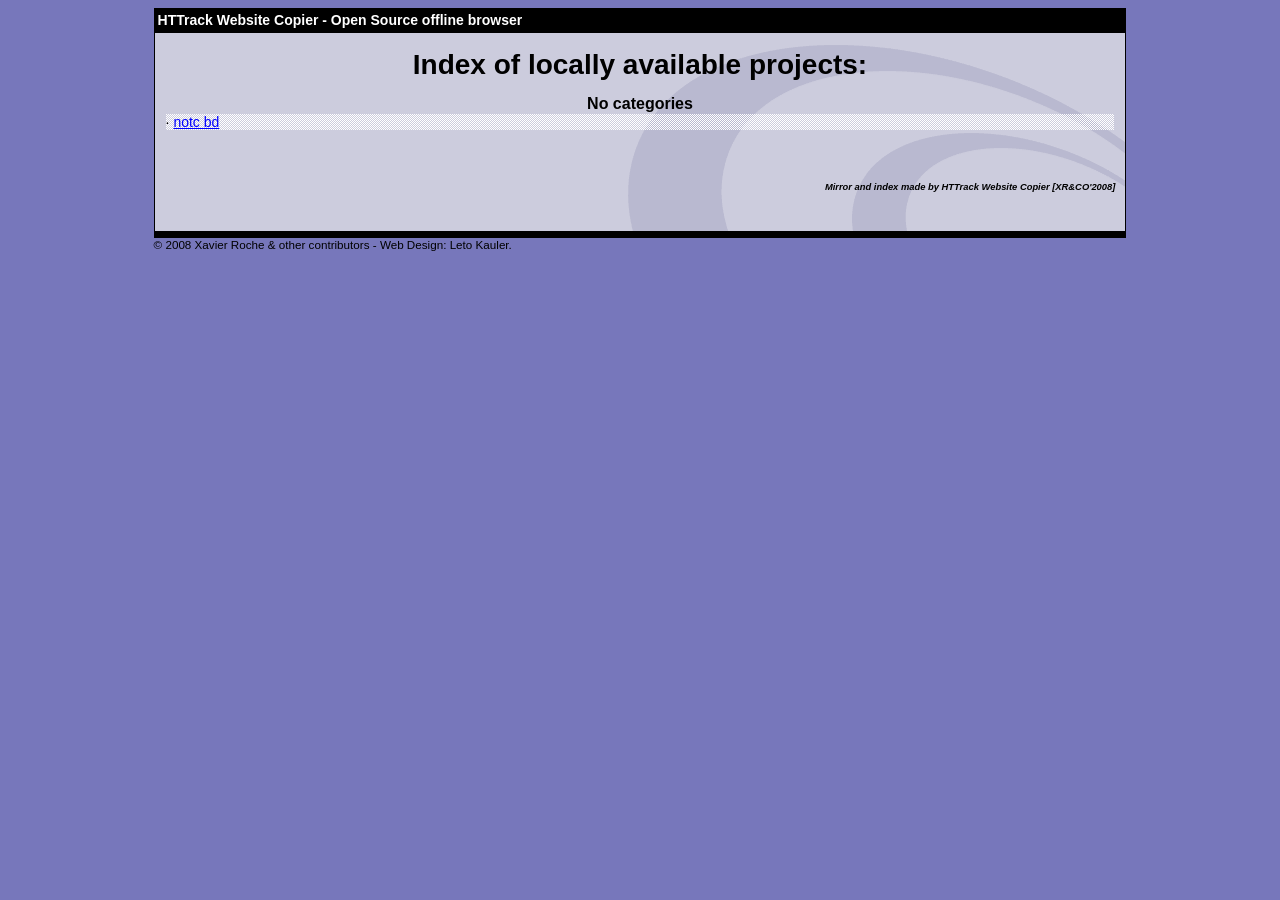
<file: admin/noti/index.html>
<html xmlns="http://www.w3.org/1999/xhtml" lang="en">

<head>
	<meta http-equiv="Content-Type" content="text/html; charset=utf-8" />
	<meta name="description" content="HTTrack is an easy-to-use website mirror utility. It allows you to download a World Wide website from the Internet to a local directory,building recursively all structures, getting html, images, and other files from the server to your computer. Links are rebuiltrelatively so that you can freely browse to the local site (works with any browser). You can mirror several sites together so that you can jump from one toanother. You can, also, update an existing mirror site, or resume an interrupted download. The robot is fully configurable, with an integrated help" />
	<meta name="keywords" content="httrack, HTTRACK, HTTrack, winhttrack, WINHTTRACK, WinHTTrack, offline browser, web mirror utility, aspirateur web, surf offline, web capture, www mirror utility, browse offline, local  site builder, website mirroring, aspirateur www, internet grabber, capture de site web, internet tool, hors connexion, unix, dos, windows 95, windows 98, solaris, ibm580, AIX 4.0, HTS, HTGet, web aspirator, web aspirateur, libre, GPL, GNU, free software" />
	<title>List of available projects - HTTrack Website Copier</title>
	<!-- Mirror and index made by HTTrack Website Copier/3.49-2 [XR&CO'2014] -->

	<style type="text/css">
	<!--

body {
	margin: 0;  padding: 0;  margin-bottom: 15px;  margin-top: 8px;
	background: #77b;
}
body, td {
	font: 14px "Trebuchet MS", Verdana, Arial, Helvetica, sans-serif;
	}

#subTitle {
	background: #000;  color: #fff;  padding: 4px;  font-weight: bold; 
	}

#siteNavigation a, #siteNavigation .current {
	font-weight: bold;  color: #448;
	}
#siteNavigation a:link    { text-decoration: none; }
#siteNavigation a:visited { text-decoration: none; }

#siteNavigation .current { background-color: #ccd; }

#siteNavigation a:hover   { text-decoration: none;  background-color: #fff;  color: #000; }
#siteNavigation a:active  { text-decoration: none;  background-color: #ccc; }


a:link    { text-decoration: underline;  color: #00f; }
a:visited { text-decoration: underline;  color: #000; }
a:hover   { text-decoration: underline;  color: #c00; }
a:active  { text-decoration: underline; }

#pageContent {
	clear: both;
	border-bottom: 6px solid #000;
	padding: 10px;  padding-top: 20px;
	line-height: 1.65em;
	background-image: url(backblue.gif);
	background-repeat: no-repeat;
	background-position: top right;
	}

#pageContent, #siteNavigation {
	background-color: #ccd;
	}


.imgLeft  { float: left;   margin-right: 10px;  margin-bottom: 10px; }
.imgRight { float: right;  margin-left: 10px;   margin-bottom: 10px; }

hr { height: 1px;  color: #000;  background-color: #000;  margin-bottom: 15px; }

h1 { margin: 0;  font-weight: bold;  font-size: 2em; }
h2 { margin: 0;  font-weight: bold;  font-size: 1.6em; }
h3 { margin: 0;  font-weight: bold;  font-size: 1.3em; }
h4 { margin: 0;  font-weight: bold;  font-size: 1.18em; }

.blak { background-color: #000; }
.hide { display: none; }
.tableWidth { min-width: 400px; }

.tblRegular       { border-collapse: collapse; }
.tblRegular td    { padding: 6px;  background-image: url(fade.gif);  border: 2px solid #99c; }
.tblHeaderColor, .tblHeaderColor td { background: #99c; }
.tblNoBorder td   { border: 0; }


// -->
</style>

</head>

<body>
<table width="76%" border="0" align="center" cellspacing="0" cellpadding="3" class="tableWidth">
	<tr>
	<td id="subTitle">HTTrack Website Copier - Open Source offline browser</td>
	</tr>
</table>
<table width="76%" border="0" align="center" cellspacing="0" cellpadding="0" class="tableWidth">
<tr class="blak">
<td>
	<table width="100%" border="0" align="center" cellspacing="1" cellpadding="0">
	<tr>
	<td colspan="6"> 
		<table width="100%" border="0" align="center" cellspacing="0" cellpadding="10">
		<tr> 
		<td id="pageContent"> 
<!-- ==================== End prologue ==================== -->


<h1 ALIGN=Center>Index of locally available projects:</H1>
  <table border="0" width="100%" cellspacing="1" cellpadding="0">
		<TH>
		<BR/>
			No categories
		</TH>
		<TR>
		  <TD BACKGROUND="fade.gif">
                    &middot; <A HREF="notc%20bd/index.html">notc bd</A>
   		  </TD>
		</TR>
	</TABLE>
	<BR>
	<H6 ALIGN="RIGHT">
         <I>Mirror and index made by HTTrack Website Copier [XR&CO'2008]</I>
	</H6>
	<!-- Mirror and index made by HTTrack Website Copier/3.49-2 [XR&CO'2014] -->
	<!-- Thanks for using HTTrack Website Copier! -->

<!-- ==================== Start epilogue ==================== -->
		</td>
		</tr>
		</table>
	</td>
	</tr>
	</table>
</td>
</tr>
</table>

<table width="76%" border="0" align="center" valign="bottom" cellspacing="0" cellpadding="0">
	<tr>
	<td id="footer"><small>&copy; 2008 Xavier Roche & other contributors - Web Design: Leto Kauler.</small></td>
	</tr>
</table>

</body>

</html>
</file>
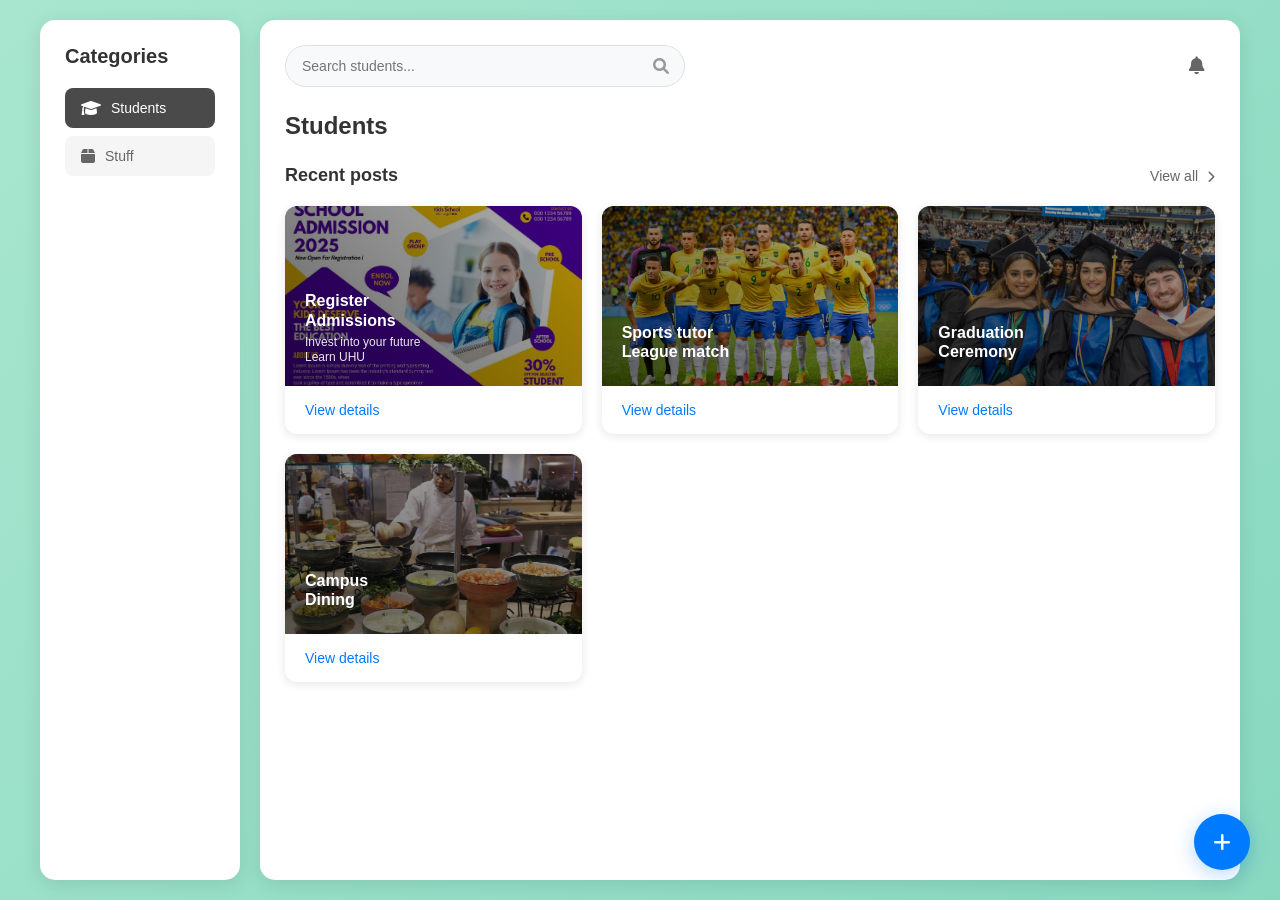
<file: admin/noti/notc bd/index.html>
<html xmlns="http://www.w3.org/1999/xhtml" lang="en">

<head>
	<meta http-equiv="Content-Type" content="text/html; charset=utf-8" />
	<meta name="description" content="HTTrack is an easy-to-use website mirror utility. It allows you to download a World Wide website from the Internet to a local directory,building recursively all structures, getting html, images, and other files from the server to your computer. Links are rebuiltrelatively so that you can freely browse to the local site (works with any browser). You can mirror several sites together so that you can jump from one toanother. You can, also, update an existing mirror site, or resume an interrupted download. The robot is fully configurable, with an integrated help" />
	<meta name="keywords" content="httrack, HTTRACK, HTTrack, winhttrack, WINHTTRACK, WinHTTrack, offline browser, web mirror utility, aspirateur web, surf offline, web capture, www mirror utility, browse offline, local  site builder, website mirroring, aspirateur www, internet grabber, capture de site web, internet tool, hors connexion, unix, dos, windows 95, windows 98, solaris, ibm580, AIX 4.0, HTS, HTGet, web aspirator, web aspirateur, libre, GPL, GNU, free software" />
	<title>Local index - HTTrack Website Copier</title>
  <!-- Mirror and index made by HTTrack Website Copier/3.49-2 [XR&CO'2014] -->
	<style type="text/css">
	<!--

body {
	margin: 0;  padding: 0;  margin-bottom: 15px;  margin-top: 8px;
	background: #77b;
}
body, td {
	font: 14px "Trebuchet MS", Verdana, Arial, Helvetica, sans-serif;
	}

#subTitle {
	background: #000;  color: #fff;  padding: 4px;  font-weight: bold; 
	}

#siteNavigation a, #siteNavigation .current {
	font-weight: bold;  color: #448;
	}
#siteNavigation a:link    { text-decoration: none; }
#siteNavigation a:visited { text-decoration: none; }

#siteNavigation .current { background-color: #ccd; }

#siteNavigation a:hover   { text-decoration: none;  background-color: #fff;  color: #000; }
#siteNavigation a:active  { text-decoration: none;  background-color: #ccc; }


a:link    { text-decoration: underline;  color: #00f; }
a:visited { text-decoration: underline;  color: #000; }
a:hover   { text-decoration: underline;  color: #c00; }
a:active  { text-decoration: underline; }

#pageContent {
	clear: both;
	border-bottom: 6px solid #000;
	padding: 10px;  padding-top: 20px;
	line-height: 1.65em;
	background-image: url(backblue.gif);
	background-repeat: no-repeat;
	background-position: top right;
	}

#pageContent, #siteNavigation {
	background-color: #ccd;
	}


.imgLeft  { float: left;   margin-right: 10px;  margin-bottom: 10px; }
.imgRight { float: right;  margin-left: 10px;   margin-bottom: 10px; }

hr { height: 1px;  color: #000;  background-color: #000;  margin-bottom: 15px; }

h1 { margin: 0;  font-weight: bold;  font-size: 2em; }
h2 { margin: 0;  font-weight: bold;  font-size: 1.6em; }
h3 { margin: 0;  font-weight: bold;  font-size: 1.3em; }
h4 { margin: 0;  font-weight: bold;  font-size: 1.18em; }

.blak { background-color: #000; }
.hide { display: none; }
.tableWidth { min-width: 400px; }

.tblRegular       { border-collapse: collapse; }
.tblRegular td    { padding: 6px;  background-image: url(fade.gif);  border: 2px solid #99c; }
.tblHeaderColor, .tblHeaderColor td { background: #99c; }
.tblNoBorder td   { border: 0; }


// -->
</style>

</head>

<table width="76%" border="0" align="center" cellspacing="0" cellpadding="3" class="tableWidth">
	<tr>
	<td id="subTitle">HTTrack Website Copier - Open Source offline browser</td>
	</tr>
</table>
<table width="76%" border="0" align="center" cellspacing="0" cellpadding="0" class="tableWidth">
<tr class="blak">
<td>
	<table width="100%" border="0" align="center" cellspacing="1" cellpadding="0">
	<tr>
	<td colspan="6"> 
		<table width="100%" border="0" align="center" cellspacing="0" cellpadding="10">
		<tr> 
		<td id="pageContent"> 
<!-- ==================== End prologue ==================== -->

	<meta name="generator" content="HTTrack Website Copier/3.x">
	<TITLE>Local index - HTTrack</TITLE>
</HEAD>
<BODY>
<H1 ALIGN=Center>Index of locally available sites:</H1>
	<TABLE BORDER="0" WIDTH="100%" CELLSPACING="1" CELLPADDING="0">
		<TR>
			<TD BACKGROUND="fade.gif">
				&middot;
					<A HREF="same-5x9cbj47v2s-latest.netlify.app/index.html">
						Student Portal
					</A>		
			</TD>
		</TR>
	</TABLE>
	<BR>
	<BR>
	<BR>
  	<H6 ALIGN="RIGHT">
	<I>Mirror and index made by HTTrack Website Copier [XR&amp;CO'2008]</I>
	</H6>
	<!-- Mirror and index made by HTTrack Website Copier/3.49-2 [XR&CO'2014] -->
	<!-- Thanks for using HTTrack Website Copier! -->
	<meta HTTP-EQUIV="Refresh" CONTENT="0; URL=same-5x9cbj47v2s-latest.netlify.app/index.html">


<!-- ==================== Start epilogue ==================== -->
		</td>
		</tr>
		</table>
	</td>
	</tr>
	</table>
</td>
</tr>
</table>

<table width="76%" border="0" align="center" valign="bottom" cellspacing="0" cellpadding="0">
	<tr>
	<td id="footer"><small>&copy; 2008 Xavier Roche & other contributors - Web Design: Leto Kauler.</small></td>
	</tr>
</table>

</body>

</html>
</file>
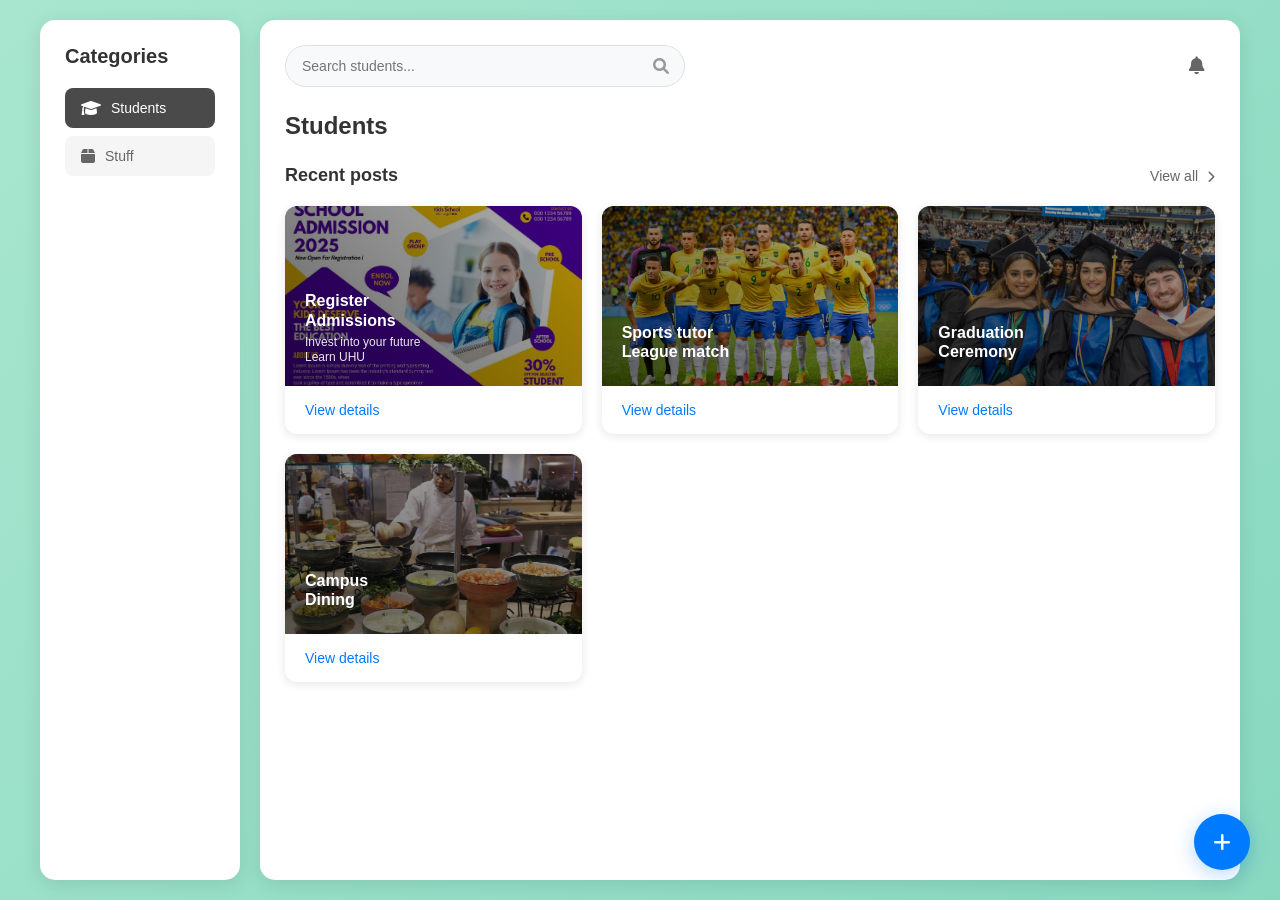
<file: admin/noti/notc bd/same-5x9cbj47v2s-latest.netlify.app/index.html>
<!DOCTYPE html>
<html lang="en">

<!-- Mirrored from same-5x9cbj47v2s-latest.netlify.app/ by HTTrack Website Copier/3.x [XR&CO'2014], Mon, 07 Jul 2025 14:49:07 GMT -->
<!-- Added by HTTrack --><meta http-equiv="content-type" content="text/html;charset=UTF-8" /><!-- /Added by HTTrack -->
<head>
    <meta charset="UTF-8">
    <meta name="viewport" content="width=device-width, initial-scale=1.0">
    <title>Student Portal</title>
    <link rel="stylesheet" href="styles.css">
    <link href="../cdnjs.cloudflare.com/ajax/libs/font-awesome/6.0.0/css/all.min.css" rel="stylesheet">
</head>
<body>
    <div class="container">
        <!-- Left Sidebar -->
        <div class="sidebar">
            <h2 class="sidebar-title">Categories</h2>
            <div class="nav-buttons">
                <button class="nav-btn active" data-category="students">
                    <i class="fas fa-graduation-cap"></i>
                    Students
                </button>
                <button class="nav-btn" data-category="stuff">
                    <i class="fas fa-box"></i>
                    Stuff
                </button>
            </div>
        </div>

        <!-- Main Content Area -->
        <div class="main-content">
            <!-- Header with search and notification -->
            <div class="header">
                <div class="search-container">
                    <input type="text" class="search-input" placeholder="Search students...">
                    <i class="fas fa-search search-icon"></i>
                </div>
                <div class="notification-bell">
                    <i class="fas fa-bell"></i>
                </div>
            </div>

            <!-- Page Title -->
            <h1 class="page-title">Students</h1>

            <!-- Recent Posts Section -->
            <div class="recent-posts-section">
                <div class="section-header">
                    <h3 class="section-title">Recent posts</h3>
                    <a href="#" class="view-all-link">View all <i class="fas fa-chevron-right"></i></a>
                </div>

                <!-- Posts Grid -->
                <div class="posts-grid">
                    <!-- Post 1 - Register Admissions -->
                    <div class="post-card">
                        <div class="post-image">
                            <img src="../i.pinimg.com/736x/fe/e8/d7/fee8d7bf21002f104adc21dd78139e6b.jpg" alt="Register Admissions">
                            <div class="post-overlay">
                                <div class="post-content">
                                    <h4 class="post-title">Register<br>Admissions</h4>
                                    <p class="post-subtitle">Invest into your future<br>Learn UHU</p>
                                </div>
                            </div>
                        </div>
                        <div class="post-footer">
                            <a href="#" class="view-details-btn">View details</a>
                        </div>
                    </div>

                    <!-- Post 2 - Sports Tutor -->
                    <div class="post-card">
                        <div class="post-image">
                            <img src="../southstinger.com/wp-content/uploads/2020/08/Brazil_mens_football_team_2016_Olympics-900x599.jpg" alt="Sports Team">
                            <div class="post-overlay">
                                <div class="post-content">
                                    <h4 class="post-title">Sports tutor<br>League match</h4>
                                </div>
                            </div>
                        </div>
                        <div class="post-footer">
                            <a href="#" class="view-details-btn">View details</a>
                        </div>
                    </div>

                    <!-- Post 3 - Graduation -->
                    <div class="post-card">
                        <div class="post-image">
                            <img src="../www.pace.edu/sites/default/files/styles/16_9_1600x900/public/2023-02/commencement-interior-hero-ceremonyd6eb.jpg?h=993b43e0&amp;itok=1QMHrqV6" alt="Graduation Ceremony">
                            <div class="post-overlay">
                                <div class="post-content">
                                    <h4 class="post-title">Graduation<br>Ceremony</h4>
                                </div>
                            </div>
                        </div>
                        <div class="post-footer">
                            <a href="#" class="view-details-btn">View details</a>
                        </div>
                    </div>

                    <!-- Post 4 - Campus Dining -->
                    <div class="post-card">
                        <div class="post-image">
                            <img src="../www.sandiego.edu/dining/images/site-banner-1.jpg" alt="Campus Dining">
                            <div class="post-overlay">
                                <div class="post-content">
                                    <h4 class="post-title">Campus<br>Dining</h4>
                                </div>
                            </div>
                        </div>
                        <div class="post-footer">
                            <a href="#" class="view-details-btn">View details</a>
                        </div>
                    </div>
                </div>
            </div>
        </div>
    </div>

    <!-- Floating Add Button -->
    <div class="floating-add-btn" onclick="showAddDialog()">
        <i class="fas fa-plus"></i>
    </div>

    <script src="script.js"></script>
</body>

<!-- Mirrored from same-5x9cbj47v2s-latest.netlify.app/ by HTTrack Website Copier/3.x [XR&CO'2014], Mon, 07 Jul 2025 14:54:33 GMT -->
</html>
</file>
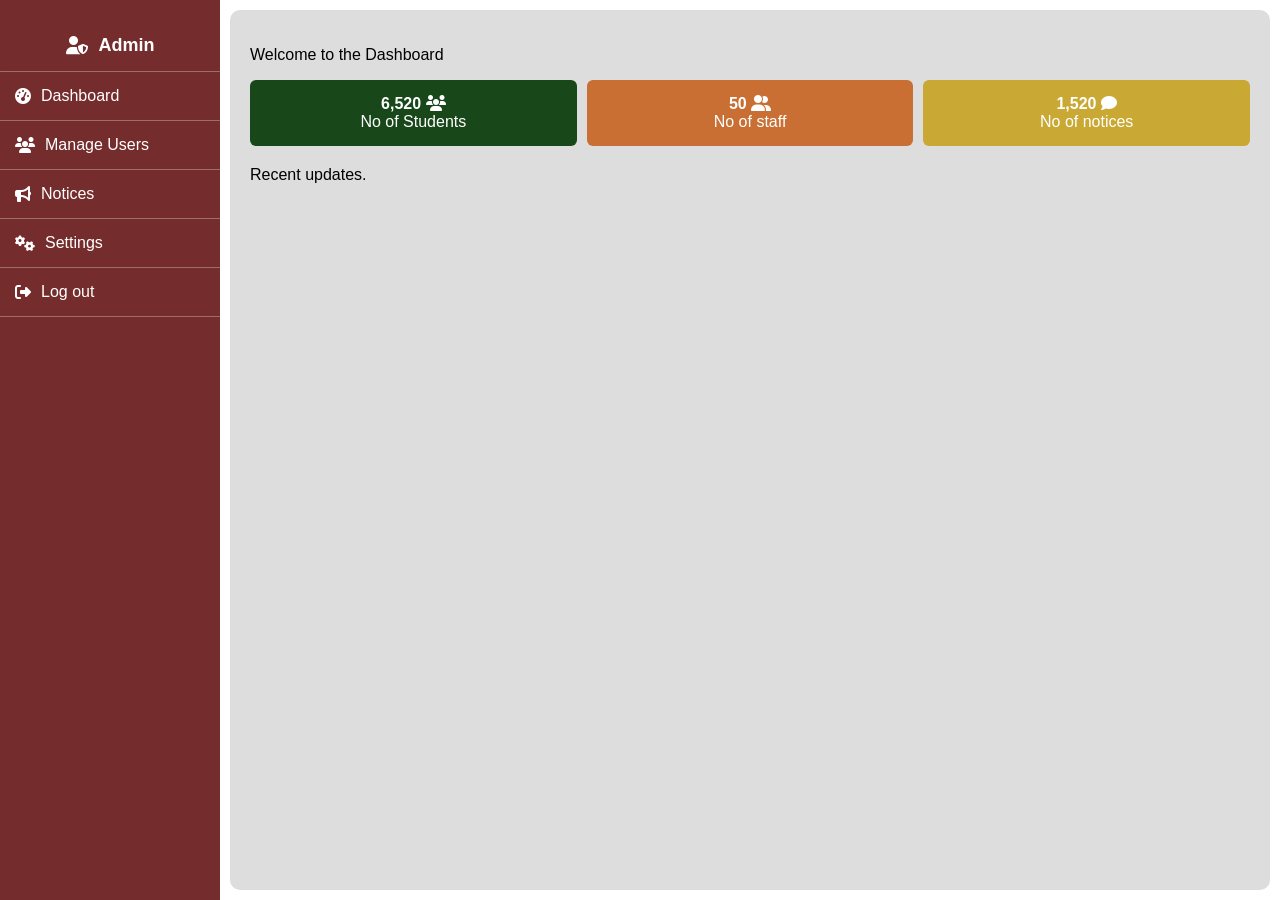
<file: admin/admin - Copy.html>
<!DOCTYPE html>
<html lang="en">
<head>
  <meta charset="UTF-8" />
  <meta name="viewport" content="width=device-width, initial-scale=1.0" />
  <title>Admin Dashboard</title>
  <link rel="stylesheet" href="https://cdnjs.cloudflare.com/ajax/libs/font-awesome/6.5.0/css/all.min.css" />
  <style>
    body {
      margin: 0;
      font-family: Arial, sans-serif;
      display: flex;
      flex-direction: row;
      height: 100vh;
    }

    .sidebar {
      background-color: #742c2c;
      color: white;
      width: 220px;
      min-width: 60px;
      display: flex;
      flex-direction: column;
      align-items: center;
      padding-top: 20px;
      transition: width 0.3s ease, left 0.3s ease;
    }

    .sidebar.collapsed {
      width: 60px;
    }

    .sidebar.hidden-mobile {
      left: -220px;
    }

    .sidebar div, .sidebar button {
      width: 100%;
      padding: 15px;
      text-align: left;
      border: none;
      background: none;
      color: white;
      border-bottom: 1px solid rgba(255, 255, 255, 0.3);
      display: flex;
      align-items: center;
      gap: 10px;
      font-size: 16px;
      white-space: nowrap;
    }

    .sidebar div.header {
      font-weight: bold;
      font-size: 18px;
      justify-content: center;
      cursor: default;
    }

    .sidebar.collapsed div span,
    .sidebar.collapsed button span {
      display: none;
    }

    .sidebar div:hover:not(.header), .sidebar button:hover {
      background-color: #5a1f1f;
    }

    .toggle-btn {
      background: none;
      border: none;
      color: white;
      cursor: pointer;
      font-size: 18px;
      position: absolute;
      top: 10px;
      right: 10px;
      z-index: 1001;
      display: none;
    }

    .backdrop {
      position: fixed;
      top: 0;
      left: 0;
      width: 100vw;
      height: 100vh;
      background-color: rgba(0, 0, 0, 0.5);
      z-index: 998;
      opacity: 0;
      visibility: hidden;
      transition: opacity 0.3s ease;
    }

    .backdrop.show {
      opacity: 1;
      visibility: visible;
    }

    .main-content {
      flex-grow: 1;
      background-color: #ddd;
      padding: 20px;
      border-radius: 10px;
      margin: 10px;
    }
    .dashboard-cards {
      display: flex;
      gap: 10px;
      margin-bottom: 20px;
      flex-wrap: wrap;
    }

    .card {
      padding: 15px;
      color: white;
      border-radius: 6px;
      min-width: 150px;
      text-align: center;
      flex: 1;
    }

    .card.green { background-color: #184719; }
    .card.gold { background-color: #c9a933; }
    .card.pink { background-color: #c96f33; }

    .hidden {
      display: none;
    }

    @media (max-width: 768px) {
      body {
        flex-direction: column;
      }

      .sidebar {
        position: absolute;
        top: 0;
        left: 0;
        height: 100%;
        z-index: 999;
      }

      .main-content {
        margin: 0;
        border-radius: 0;
      }

      .toggle-btn {
        display: block;
      }
    }
  </style>
</head>
<body>
  <button class="toggle-btn" onclick="toggleSidebar()"><i class="fas fa-bars"></i></button>

  <div class="backdrop" id="backdrop" onclick="hideSidebar()"></div>

  <div class="sidebar hidden-mobile" id="sidebar">
    <div class="header"><i class="fas fa-user-shield"></i> <span>Admin</span></div>
    <button onclick="showContent('dashboard')"><i class="fas fa-tachometer-alt"></i> <span>Dashboard</span></button>
    <button onclick="showContent('users')"><i class="fas fa-users"></i> <span>Manage Users</span></button>
    <button onclick="showContent('notices')"><i class="fas fa-bullhorn"></i> <span>Notices</span></button>
    <button onclick="showContent('settings')"><i class="fas fa-cogs"></i> <span>Settings</span></button>
    <button onclick="showContent('logout')"><i class="fas fa-sign-out-alt"></i> <span>Log out</span></button>
  </div>

  <div class="main-content">
    <div id="dashboard">
        <p>Welcome to the Dashboard</p> 

        <div class="dashboard-cards">
            <div class="card green">
              <div><strong>6,520 <i class="fas fa-users"></i></strong></div>
              <div>No of Students</div>
            </div>
            <div class="card pink">
              <div><strong>50 <i class="fas fa-user-friends"></i></strong></div>
              <div>No of staff</div>
            </div>
            <div class="card gold">
              <div><strong>1,520 <i class="fas fa-comment"></i></strong></div>
              <div>No of notices</div>
            </div>
          </div>
          <p>Recent updates.</p>
    </div>
    <div id="users" class="hidden">Here you can manage users.</div>
    <div id="notices" class="hidden">Notices will be shown here.</div>
    <div id="settings" class="hidden">Adjust your settings here.</div>
    <div id="logout" class="hidden">You have been logged out.</div>
  </div>

  <script>
    function showContent(id) {
      const sections = ['dashboard', 'users', 'notices', 'settings', 'logout'];
      sections.forEach(section => {
        document.getElementById(section).classList.add('hidden');
      });
      document.getElementById(id).classList.remove('hidden');
      if (window.innerWidth <= 768) {
        hideSidebar();
      }
    }

    function toggleSidebar() {
      const sidebar = document.getElementById('sidebar');
      const backdrop = document.getElementById('backdrop');
      const isHidden = sidebar.classList.contains('hidden-mobile');

      if (isHidden) {
        sidebar.classList.remove('hidden-mobile');
        backdrop.classList.add('show');
      } else {
        sidebar.classList.add('hidden-mobile');
        backdrop.classList.remove('show');
      }
    }

    function hideSidebar() {
      const sidebar = document.getElementById('sidebar');
      const backdrop = document.getElementById('backdrop');
      sidebar.classList.add('hidden-mobile');
      backdrop.classList.remove('show');
    }
  </script>
</body>
</html>
</file>
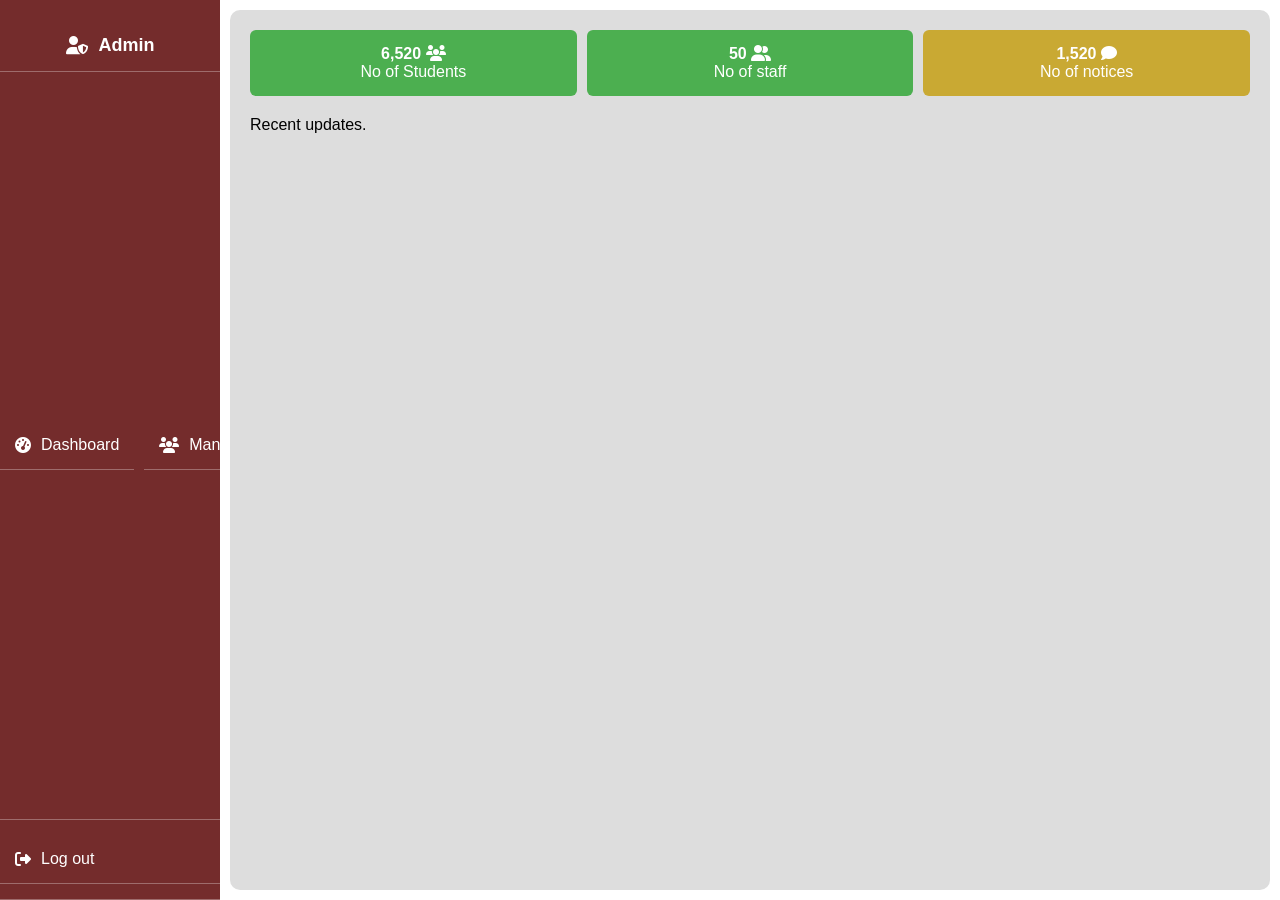
<file: admin/dash.html>
<!DOCTYPE html>
<html lang="en">
<head>
  <meta charset="UTF-8" />
  <meta name="viewport" content="width=device-width, initial-scale=1.0" />
  <title>Admin Dashboard</title>
  <link rel="stylesheet" href="https://cdnjs.cloudflare.com/ajax/libs/font-awesome/6.5.0/css/all.min.css" />
  <style>
    body {
      margin: 0;
      font-family: Arial, sans-serif;
      display: flex;
      flex-direction: row;
      height: 100vh;
    }

    .sidebar {
      background-color: #742c2c;
      color: white;
      width: 220px;
      min-width: 60px;
      display: flex;
      flex-direction: column;
      justify-content: space-between;
      align-items: center;
      padding-top: 20px;
      transition: width 0.3s ease, left 0.3s ease;
    }

    .sidebar.collapsed {
      width: 60px;
    }

    .sidebar.hidden-mobile {
      left: -220px;
    }

    .sidebar div, .sidebar button {
      width: 100%;
      padding: 15px;
      text-align: left;
      border: none;
      background: none;
      color: white;
      border-bottom: 1px solid rgba(255, 255, 255, 0.3);
      display: flex;
      align-items: center;
      gap: 10px;
      font-size: 16px;
      white-space: nowrap;
    }

    .sidebar div.header {
      font-weight: bold;
      font-size: 18px;
      justify-content: center;
      cursor: default;
    }

    .sidebar.collapsed div span,
    .sidebar.collapsed button span {
      display: none;
    }

    .sidebar div:hover:not(.header), .sidebar button:hover {
      background-color: #5a1f1f;
    }

    .toggle-btn {
      background: none;
      border: none;
      color: white;
      cursor: pointer;
      font-size: 18px;
      position: fixed;
      top: 10px;
      right: 10px;
      z-index: 1001;
      display: none;
    }

    .backdrop {
      position: fixed;
      top: 0;
      left: 0;
      width: 100vw;
      height: 100vh;
      background-color: rgba(0, 0, 0, 0.5);
      z-index: 998;
      opacity: 0;
      visibility: hidden;
      transition: opacity 0.3s ease;
    }

    .backdrop.show {
      opacity: 1;
      visibility: visible;
    }

    .main-content {
      flex-grow: 1;
      background-color: #ddd;
      padding: 20px;
      border-radius: 10px;
      margin: 10px;
    }

    .dashboard-cards {
      display: flex;
      gap: 10px;
      margin-bottom: 20px;
      flex-wrap: wrap;
    }

    .card {
      padding: 15px;
      color: white;
      border-radius: 6px;
      min-width: 150px;
      text-align: center;
      flex: 1;
    }

    .card.green { background-color: #4caf50; }
    .card.gold { background-color: #c9a933; }

    .hidden {
      display: none;
    }

    .sidebar-menu {
      flex-grow: 1;
      width: 100%;
    }

    .sidebar-footer {
      width: 100%;
    }

    @media (max-width: 768px) {
      body {
        flex-direction: column;
      }

      .sidebar {
        position: absolute;
        top: 0;
        left: 0;
        height: 100%;
        z-index: 999;
      }

      .main-content {
        margin: 0;
        border-radius: 0;
      }

      .toggle-btn {
        display: block;
      }
    }
  </style>
</head>
<body>
  <button class="toggle-btn" onclick="toggleSidebar()"><i class="fas fa-bars"></i></button>

  <div class="backdrop" id="backdrop" onclick="hideSidebar()"></div>

  <div class="sidebar hidden-mobile" id="sidebar">
    <div class="header"><i class="fas fa-user-shield"></i> <span>Admin</span></div>
    <div class="sidebar-menu">
      <button onclick="showContent('dashboard')"><i class="fas fa-tachometer-alt"></i> <span>Dashboard</span></button>
      <button onclick="showContent('users')"><i class="fas fa-users"></i> <span>Manage Users</span></button>
      <button onclick="showContent('notices')"><i class="fas fa-bullhorn"></i> <span>Notices</span></button>
      <button onclick="showContent('settings')"><i class="fas fa-cogs"></i> <span>Settings</span></button>
    </div>
    <div class="sidebar-footer">
      <button onclick="showContent('logout')"><i class="fas fa-sign-out-alt"></i> <span>Log out</span></button>
    </div>
  </div>

  <div class="main-content">
    <div id="dashboard">
      <div class="dashboard-cards">
        <div class="card green">
          <div><strong>6,520 <i class="fas fa-users"></i></strong></div>
          <div>No of Students</div>
        </div>
        <div class="card green">
          <div><strong>50 <i class="fas fa-user-friends"></i></strong></div>
          <div>No of staff</div>
        </div>
        <div class="card gold">
          <div><strong>1,520 <i class="fas fa-comment"></i></strong></div>
          <div>No of notices</div>
        </div>
      </div>
      <p>Recent updates.</p>
    </div>
    <div id="users" class="hidden">Here you can manage users.</div>
    <div id="notices" class="hidden">Notices will be shown here.</div>
    <div id="settings" class="hidden">Adjust your settings here.</div>
    <div id="logout" class="hidden">You have been logged out.</div>
  </div>

  <script>
    function showContent(id) {
      const sections = ['dashboard', 'users', 'notices', 'settings', 'logout'];
      sections.forEach(section => {
        document.getElementById(section).classList.add('hidden');
      });
      document.getElementById(id).classList.remove('hidden');
      if (window.innerWidth <= 768) {
        hideSidebar();
      }
    }

    function toggleSidebar() {
      const sidebar = document.getElementById('sidebar');
      const backdrop = document.getElementById('backdrop');
      const isHidden = sidebar.classList.contains('hidden-mobile');

      if (isHidden) {
        sidebar.classList.remove('hidden-mobile');
        backdrop.classList.add('show');
      } else {
        sidebar.classList.add('hidden-mobile');
        backdrop.classList.remove('show');
      }
    }

    function hideSidebar() {
      const sidebar = document.getElementById('sidebar');
      const backdrop = document.getElementById('backdrop');
      sidebar.classList.add('hidden-mobile');
      backdrop.classList.remove('show');
    }
  </script>
</body>
</html>
</file>
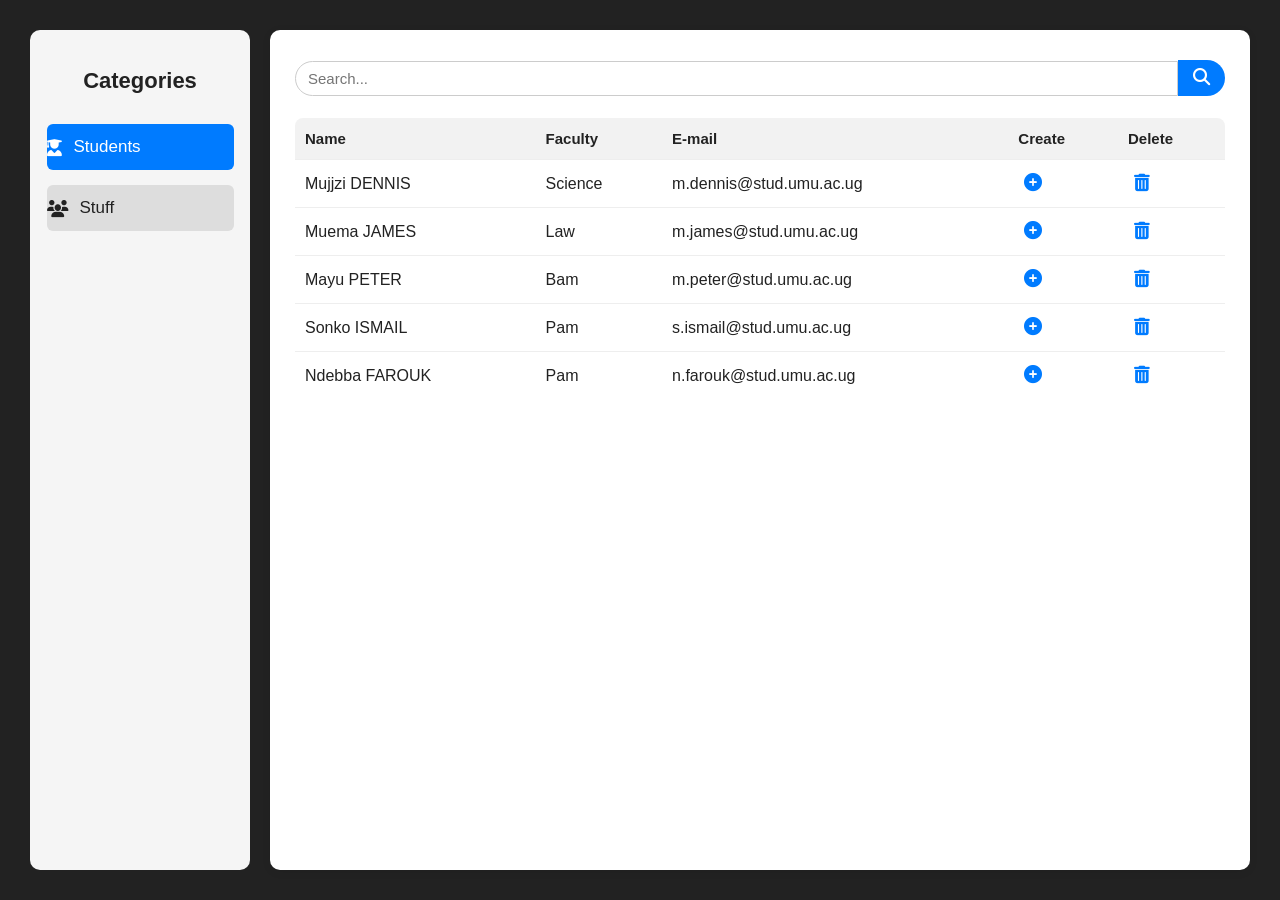
<file: admin/manageuser.html>
<!DOCTYPE html>
<html lang="en">
<head>
  <meta charset="UTF-8">
  <title>E-Notice Board Admin Dashboard</title>
  <link rel="stylesheet" href="https://cdnjs.cloudflare.com/ajax/libs/font-awesome/6.4.0/css/all.min.css">
  <style>
    body {
      font-family: Arial, sans-serif;
      background: #222;
      margin: 0;
      padding: 0;
      color: #222;
    }
    .container {
      display: flex;
      width: 100vw;
      height: 100vh;
      background: #222;
      box-sizing: border-box;
      padding: 30px;
    }
    .sidebar {
      width: 220px;
      background: #f5f5f5;
      border-radius: 10px;
      margin-right: 20px;
      padding: 20px 0 20px 0;
      display: flex;
      flex-direction: column;
      align-items: center;
    }
    .sidebar h2 {
      margin-bottom: 30px;
      color: #222;
      font-size: 22px;
      font-weight: bold;
    }
    .menu-btn {
      width: 85%;
      padding: 13px 0;
      margin-bottom: 15px;
      border: none;
      border-radius: 6px;
      background: #ddd;
      color: #222;
      font-size: 17px;
      cursor: pointer;
      text-align: left;
      transition: background 0.2s;
      display: flex;
      align-items: center;
      gap: 12px;
    }
    .menu-btn.active, .menu-btn:hover {
      background: #007bff;
      color: #fff;
    }

    .main-panel {
      flex: 1;
      background: #fff;
      border-radius: 10px;
      padding: 30px 25px;
      box-shadow: 0 2px 10px rgba(0,0,0,0.07);
      display: flex;
      flex-direction: column;
    }
    .search-bar {
      display: flex;
      align-items: center;
      margin-bottom: 22px;
    }
    .search-bar input {
      flex: 1;
      padding: 8px 12px;
      border-radius: 20px 0 0 20px;
      border: 1px solid #ccc;
      outline: none;
      font-size: 15px;
    }
    .search-bar button {
      background: #007bff;
      border: none;
      color: #fff;
      padding: 8px 15px;
      border-radius: 0 20px 20px 0;
      cursor: pointer;
      font-size: 17px;
    }
    table {
      width: 100%;
      border-collapse: collapse;
      background: #fff;
      border-radius: 8px;
      overflow: hidden;
    }
    th, td {
      padding: 12px 10px;
      text-align: left;
      border-bottom: 1px solid #eee;
    }
    th {
      background: #f2f2f2;
      font-size: 15px;
    }
    tr:last-child td {
      border-bottom: none;
    }
    .toggle-btn {
      background: none;
      border: none;
      cursor: pointer;
      font-size: 18px;
      color: #007bff;
      margin-right: 8px;
      transition: color 0.2s;
    }
    .toggle-btn.active {
      color: #28a745;
    }
    .toggle-btn.delete.active {
      color: #dc3545;
    }
    @media (max-width: 900px) {
      .container {
        flex-direction: column;
        padding: 10px;
      }
      .sidebar {
        width: 100%;
        margin-bottom: 20px;
      }
      .main-panel {
        padding: 15px 5px;
      }
    }
  </style>
</head>
<body>
  <div class="container">
    <div class="sidebar">
      <h2>Categories</h2>
      <button class="menu-btn active" data-group="students"><i class="fas fa-user-graduate"></i> Students</button>
      <button class="menu-btn" data-group="stuff"><i class="fas fa-users"></i> Stuff</button>
    </div>
    <div class="main-panel">
      <div class="search-bar">
        <input type="text" id="searchInput" placeholder="Search...">
        <button id="searchBtn"><i class="fas fa-search"></i></button>
      </div>
      <div class="table-container">
        <table id="userTable">
          <thead>
            <tr>
              <th>Name</th>
              <th>Faculty</th>
              <th>E-mail</th>
              <th>Create</th>
              <th>Delete</th>
            </tr>
          </thead>
          <tbody>
            <!-- JS will populate this -->
          </tbody>
        </table>
      </div>
    </div>
  </div>
  <script>
    // Demo data for Students and Stuff
    const users = {
      students: [
        { name: "Mujjzi DENNIS", faculty: "Science", email: "m.dennis@stud.umu.ac.ug" },
        { name: "Muema JAMES", faculty: "Law", email: "m.james@stud.umu.ac.ug" },
        { name: "Mayu PETER", faculty: "Bam", email: "m.peter@stud.umu.ac.ug" },
        { name: "Sonko ISMAIL", faculty: "Pam", email: "s.ismail@stud.umu.ac.ug" },
        { name: "Ndebba FAROUK", faculty: "Pam", email: "n.farouk@stud.umu.ac.ug" }
      ],
      stuff: [
        { name: "Jane DOE", faculty: "Admin", email: "j.doe@umu.ac.ug" },
        { name: "John SMITH", faculty: "IT", email: "j.smith@umu.ac.ug" }
      ]
    };

    let currentGroup = "students";
    let filteredUsers = users[currentGroup];

    // Render table rows
    function renderTable(data) {
      const tbody = document.querySelector("#userTable tbody");
      tbody.innerHTML = "";
      data.forEach((user, idx) => {
        const tr = document.createElement("tr");
        tr.innerHTML = `
          <td>${user.name}</td>
          <td>${user.faculty}</td>
          <td>${user.email}</td>
          <td>
            <button class="toggle-btn create" data-row="${idx}" title="Toggle Create">
              <i class="fas fa-plus-circle"></i>
            </button>
          </td>
          <td>
            <button class="toggle-btn delete" data-row="${idx}" title="Toggle Delete">
              <i class="fas fa-trash-alt"></i>
            </button>
          </td>
        `;
        tbody.appendChild(tr);
      });
    }

    // Switch group (Students/Stuff)
    document.querySelectorAll(".menu-btn").forEach(btn => {
      btn.addEventListener("click", function() {
        document.querySelectorAll(".menu-btn").forEach(b => b.classList.remove("active"));
        this.classList.add("active");
        currentGroup = this.getAttribute("data-group");
        filteredUsers = users[currentGroup];
        document.getElementById("searchInput").value = "";
        renderTable(filteredUsers);
      });
    });

    // Search functionality
    document.getElementById("searchInput").addEventListener("input", function() {
      const val = this.value.toLowerCase();
      filteredUsers = users[currentGroup].filter(u =>
        u.name.toLowerCase().includes(val) ||
        u.faculty.toLowerCase().includes(val) ||
        u.email.toLowerCase().includes(val)
      );
      renderTable(filteredUsers);
    });

    // Toggle button functionality (Create/Delete)
    document.querySelector("#userTable tbody").addEventListener("click", function(e) {
      if (e.target.closest(".toggle-btn")) {
        const btn = e.target.closest(".toggle-btn");
        btn.classList.toggle("active");
      }
    });

    // Initial render
    renderTable(filteredUsers);
  </script>
</body>
</html>
</file>
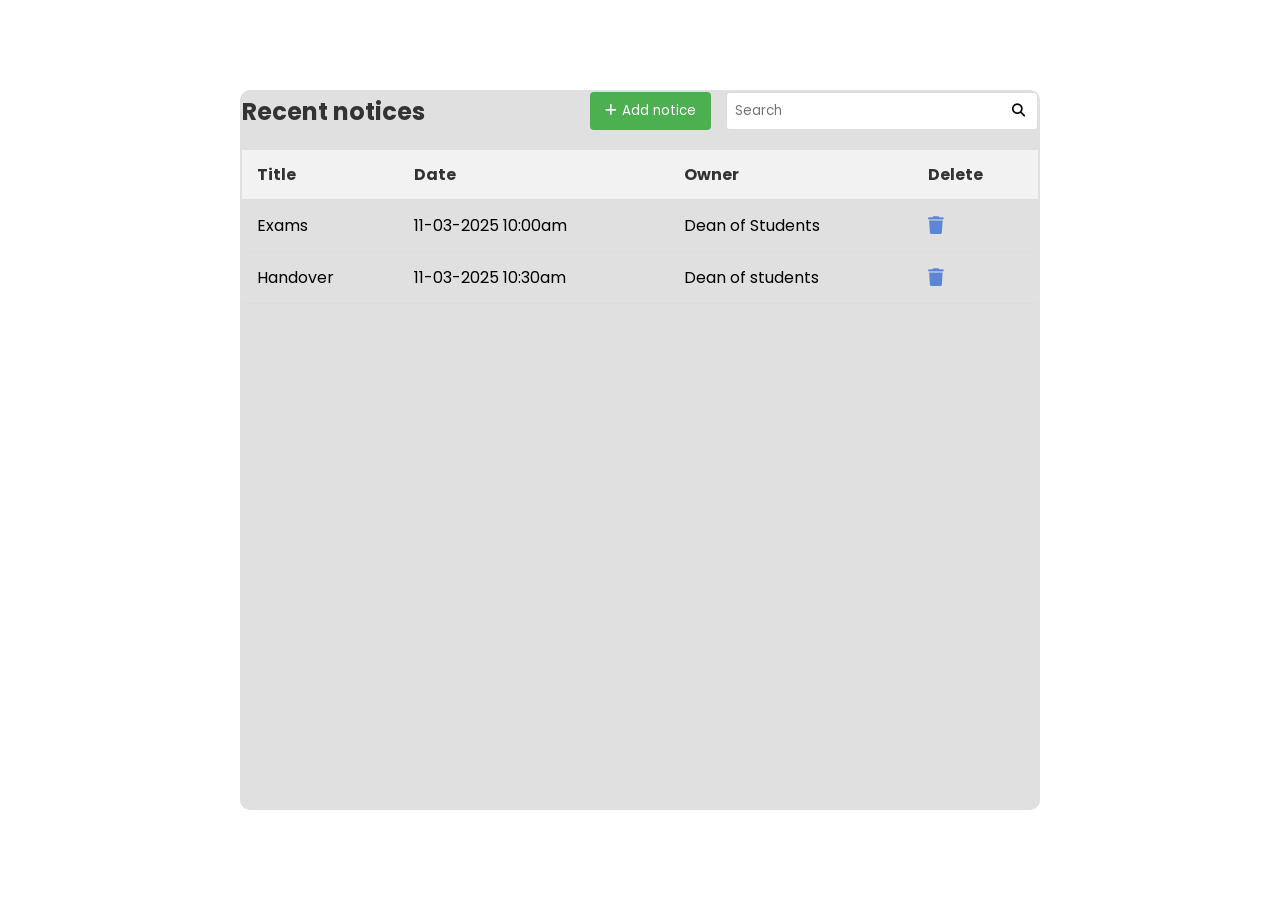
<file: admin/notices.html>
<!DOCTYPE html>
<html lang="en">
<head>
    <meta charset="UTF-8">
    <meta name="viewport" content="width=device-width, initial-scale=1.0">
    <title>Recent Notices</title>
    <link rel="stylesheet" href="https://cdnjs.cloudflare.com/ajax/libs/font-awesome/6.4.0/css/all.min.css">
    <style>
        
        @import url('https://fonts.googleapis.com/css2?family=Poppins:wght@400;600&display=swap');
        * {
            box-sizing: border-box;
            margin: 0;
            padding: 0;
            font-family: 'Poppins', Arial, sans-serif;
        }
        
        body {
            
            display: flex;
            justify-content: center;
            align-items: center;
            min-height: 100vh;
            padding: 5px;
        }
        
        .container {
            background-color: #e0e0e0;
            border-radius: 10px;
            width: 100%;
            max-width: 800px;
            padding: 2px;
            box-shadow: 0 4px 8px#5a1f1f(0, 0, 0, 0.2);
            height: 80vh;
        }
        
        .header {
            display: flex;
            justify-content: space-between;
            align-items: center;
            margin-bottom: 20px;
            flex-wrap: wrap;
            gap: 15px;
        }
        
        h1 {
            font-size: 24px;
            color: #333;
        }
        
        .controls {
            display: flex;
            gap: 15px;
            flex-wrap: wrap;
        }
        
        .add-btn {
            background-color: #4CAF50;
            color: white;
            border: none;
            padding: 8px 15px;
            border-radius: 4px;
            cursor: pointer;
            display: flex;
            align-items: center;
            gap: 5px;
        }
        
        .add-btn:hover {
            background-color: #3e8e41;
        }
        
        .search-container {
            display: flex;
            align-items: center;
        }
        
        .search-container input {
            padding: 8px;
            border: 1px solid #ddd;
            border-radius: 4px 0 0 4px;
            border-right: none;
        }
        
        .search-btn {
            background-color: white;
            border: 1px solid #ddd;
            border-left: none;
            padding: 8px 12px;
            border-radius: 0 4px 4px 0;
            cursor: pointer;
        }
        
        table {
            width: 100%;
            border-collapse: collapse;
            margin-top: 10px;
        }
        
        th, td {
            padding: 12px 15px;
            text-align: left;
            border-bottom: 1px solid #ddd;
        }
        
        th {
            background-color: #f2f2f2;
            color: #333;
        }
        
        tr:hover {
            background-color: #f5f5f5;
        }
        
        .delete-btn {
            background: none;
            border: none;
            color: #5c85d6;
            cursor: pointer;
            font-size: 18px;
        }
        
        .delete-btn:hover {
            color: #f44336;
        }
        
        /* Responsive styles */
        @media screen and (max-width: 600px) {
            .header {
                flex-direction: column;
                align-items: flex-start;
            }
            
            .controls {
                width: 100%;
                justify-content: space-between;
            }
            
            table {
                font-size: 14px;
            }
            
            th, td {
                padding: 8px 10px;
            }
            
            .container {
                padding: 15px;
            }
            
            .search-container input {
                width: 120px;
            }
        }
        
        /* Modal styles */
        .modal {
            display: none;
            position: fixed;
            z-index: 1;
            left: 0;
            top: 0;
            width: 100%;
            height: 100%;
            background-color: rgba(109, 26, 26, 0.4);
            align-items: center;
            justify-content: center;
        }
        
        .modal-content {
            background-color: #fefefe;
            padding: 20px;
            border-radius: 5px;
            width: 80%;
            max-width: 500px;
        }
        
        .modal-header {
            display: flex;
            justify-content: space-between;
            align-items: center;
            margin-bottom: 15px;
        }
        
        .close {
            color: #aaa;
            font-size: 28px;
            font-weight: bold;
            cursor: pointer;
        }
        
        .form-group {
            margin-bottom: 15px;
        }
        
        .form-group label {
            display: block;
            margin-bottom: 5px;
        }
        
        .form-group input, .form-group select {
            width: 100%;
            padding: 8px;
            border: 1px solid #ddd;
            border-radius: 4px;
        }
        
        .submit-btn {
            background-color: #4CAF50;
            color: white;
            border: none;
            padding: 10px 15px;
            border-radius: 4px;
            cursor: pointer;
            margin-top: 10px;
        }
    </style>
</head>
<body>
    <div class="container">
        <div class="header">
            <h1>Recent notices</h1>
            <div class="controls">
                <button class="add-btn" id="addNoticeBtn">
                    <i class="fas fa-plus"></i> Add notice
                </button>
                <div class="search-container">
                    <input type="text" id="searchInput" placeholder="Search">
                    <button class="search-btn" id="searchBtn">
                        <i class="fas fa-search"></i>
                    </button>
                </div>
            </div>
        </div>
        
        <table id="noticesTable">
            <thead>
                <tr>
                    <th>Title</th>
                    <th>Date</th>
                    <th>Owner</th>
                    <th>Delete</th>
                </tr>
            </thead>
            <tbody>
                <tr>
                    <td>Exams</td>
                    <td>11-03-2025 10:00am</td>
                    <td>Dean of Students</td>
                    <td><button class="delete-btn"><i class="fas fa-trash"></i></button></td>
                </tr>
                <tr>
                    <td>Handover</td>
                    <td>11-03-2025 10:30am</td>
                    <td>Dean of students</td>
                    <td><button class="delete-btn"><i class="fas fa-trash"></i></button></td>
                </tr>
            </tbody>
        </table>
    </div>
    
    <!-- Add Notice Modal -->
    <div id="addNoticeModal" class="modal">
        <div class="modal-content">
            <div class="modal-header">
                <h2>Add New Notice</h2>
                <span class="close">&times;</span>
            </div>
            <form id="noticeForm">
                <div class="form-group">
                    <label for="title">Title</label>
                    <input type="text" id="title" required>
                </div>
                <div class="form-group">
                    <label for="date">Date and Time</label>
                    <input type="datetime-local" id="date" required>
                </div>
                <div class="form-group">
                    <label for="owner">To</label>
                    <select id="owner" required>
                        <option value="" disabled selected>Select recipient</option>
                        <option value="Staff">Staff</option>
                        <option value="Student">Student</option>
                    </select>
                </div>
                <div class="form-group">
                    <input type="file" id="myFile" name="filename">
                    <input type="submit">
                    <label for="myFile">Upload File</label>
                </div>
                
                <button type="submit" class="submit-btn">Add Notice</button>
            </form>
        </div>
    </div>

    <script>
        // Current notices data
        let notices = [
            { title: "Exams", date: "11-03-2025 10:00am", owner: "Dean of Students" },
            { title: "Handover", date: "11-03-2025 10:30am", owner: "Dean of students" }
        ];
        
        // DOM elements
        const noticesTable = document.getElementById('noticesTable');
        const searchInput = document.getElementById('searchInput');
        const searchBtn = document.getElementById('searchBtn');
        const addNoticeBtn = document.getElementById('addNoticeBtn');
        const modal = document.getElementById('addNoticeModal');
        const closeBtn = document.querySelector('.close');
        const noticeForm = document.getElementById('noticeForm');
        
        // Format date for display
        function formatDate(dateString) {
            const date = new Date(dateString);
            const day = String(date.getDate()).padStart(2, '0');
            const month = String(date.getMonth() + 1).padStart(2, '0');
            const year = date.getFullYear();
            const hours = String(date.getHours()).padStart(2, '0');
            const minutes = String(date.getMinutes()).padStart(2, '0');
            
            return `${day}-${month}-${year} ${hours}:${minutes}am`;
        }
        
        // Render notices table
        function renderNotices(noticesList) {
            const tbody = noticesTable.querySelector('tbody');
            tbody.innerHTML = '';
            
            noticesList.forEach(notice => {
                const tr = document.createElement('tr');
                tr.innerHTML = `
                    <td>${notice.title}</td>
                    <td>${notice.date}</td>
                    <td>${notice.owner}</td>
                    <td><button class="delete-btn"><i class="fas fa-trash"></i></button></td>
                `;
                tbody.appendChild(tr);
            });
            
            // Add event listeners to delete buttons
            document.querySelectorAll('.delete-btn').forEach((btn, index) => {
                btn.addEventListener('click', () => deleteNotice(index));
            });
        }
        
        // Delete notice
        function deleteNotice(index) {
            if (confirm('Are you sure you want to delete this notice?')) {
                notices.splice(index, 1);
                renderNotices(notices);
            }
        }
        
        // Search notices
        function searchNotices() {
            const searchTerm = searchInput.value.toLowerCase();
            const filteredNotices = notices.filter(notice => 
                notice.title.toLowerCase().includes(searchTerm) || 
                notice.owner.toLowerCase().includes(searchTerm)
            );
            renderNotices(filteredNotices);
        }
        
        // Open modal
        addNoticeBtn.addEventListener('click', () => {
            modal.style.display = 'flex';
        });
        
        // Close modal
        closeBtn.addEventListener('click', () => {
            modal.style.display = 'none';
        });
        
        // Close modal when clicking outside
        window.addEventListener('click', (event) => {
            if (event.target === modal) {
                modal.style.display = 'none';
            }
        });
        
        // Add new notice
        noticeForm.addEventListener('submit', (e) => {
            e.preventDefault();
            
            const title = document.getElementById('title').value;
            const dateInput = document.getElementById('date').value;
            const owner = document.getElementById('owner').value;
            
            // Format date for display
            const formattedDate = formatDate(dateInput);
            
            // Add new notice to array
            notices.push({
                title: title,
                date: formattedDate,
                owner: owner
            });
            
            // Render updated notices
            renderNotices(notices);
            
            // Reset form and close modal
            noticeForm.reset();
            modal.style.display = 'none';
        });
        
        // Search on button click
        searchBtn.addEventListener('click', searchNotices);
        
        // Search on enter key
        searchInput.addEventListener('keyup', (e) => {
            if (e.key === 'Enter') {
                searchNotices();
            }
        });
        
        // Initial render
        renderNotices(notices);
    </script>
</body>
</html>
</file>
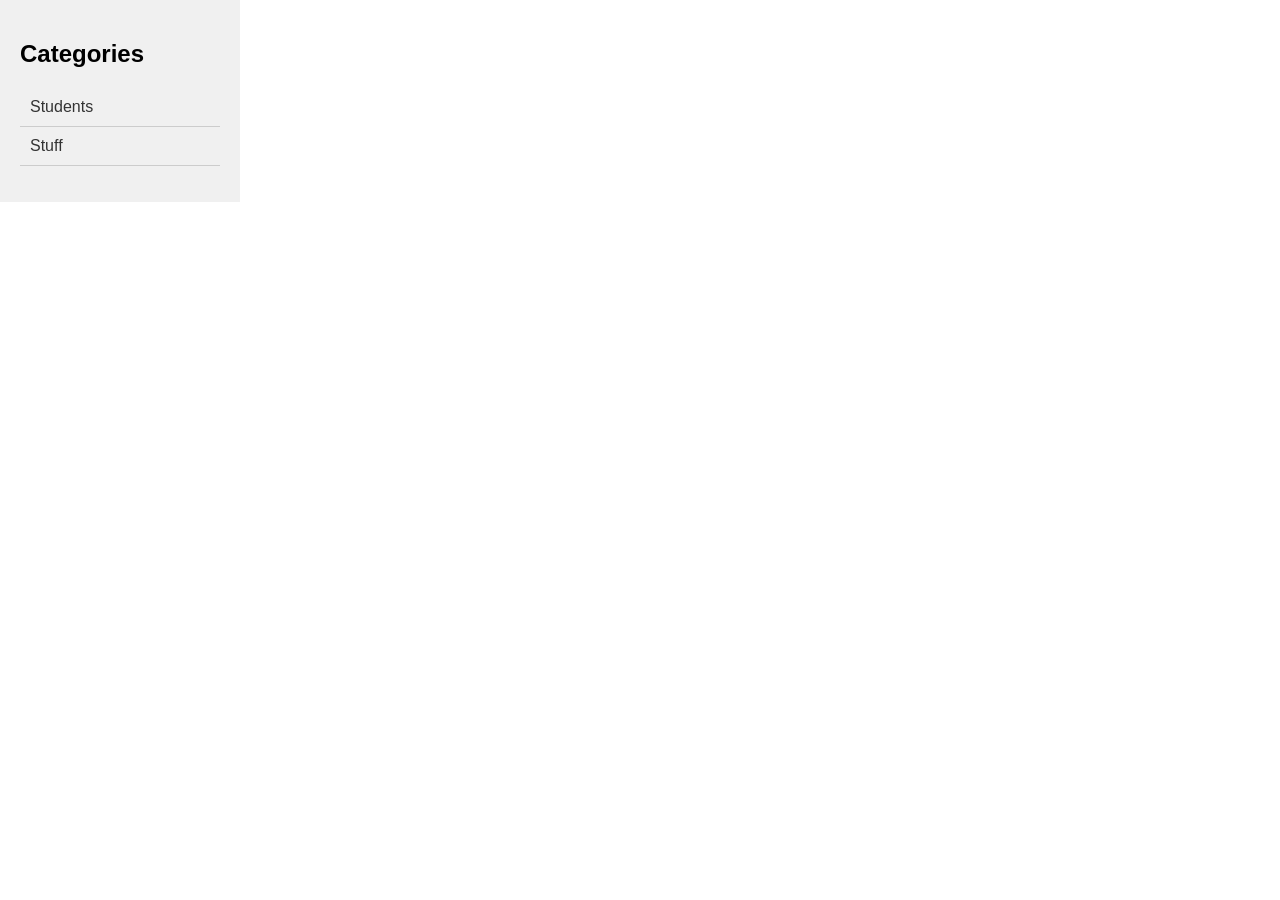
<file: admin/pages.html>
<!DOCTYPE html>
<html lang="en">
<head>
    <meta charset="UTF-8">
    <meta name="viewport" content="width=device-width, initial-scale=1.0">
    <title>Dashboard</title>
    <style>
        /* Basic CSS for layout */
        body {
            font-family: Arial, sans-serif;
            margin: 0;
            padding: 0;
            display: flex;
        }
        .sidebar {
            width: 200px;
            background-color: #f0f0f0;
            padding: 20px;
        }
        .sidebar ul {
            list-style-type: none;
            padding: 0;
        }
        .sidebar li a {
            display: block;
            padding: 10px;
            text-decoration: none;
            color: #333;
            border-bottom: 1px solid #ccc;
        }
        .sidebar li a:hover {
            background-color: #ddd;
        }
        .content {
            flex: 1;
            padding: 20px;
        }
    </style>
</head>
<body>
    <div class="sidebar">
        <h2>Categories</h2>
        <ul>
            <li><a href="#" data-page="manage2.html">Students</a></li>
            <li><a href="#" data-page="staff.html">Stuff</a></li>
        </ul>
    </div>
    <div class="content" id="content">
        <!-- Content will be loaded here -->
    </div>
    <script>
        const contentDiv = document.getElementById('content');
        const sidebarLinks = document.querySelectorAll('.sidebar a');

        sidebarLinks.forEach(link => {
            link.addEventListener('click', function(e) {
                e.preventDefault();
                const pageUrl = this.getAttribute('data-page');

                fetch(pageUrl)
                    .then(response => response.text())
                    .then(html => {
                        contentDiv.innerHTML = html;
                    })
                    .catch(error => {
                        contentDiv.innerHTML = '<p>Failed to load content.</p>';
                        console.error('Error fetching page:', error);
                    });
            });
        });
    </script>
</body>
</html>
</file>
<file: admin/noti/notc bd/same-5x9cbj47v2s-latest.netlify.app/styles.css>
* {
    margin: 0;
    padding: 0;
    box-sizing: border-box;
}

body {
    font-family: -apple-system, BlinkMacSystemFont, 'Segoe UI', Roboto, sans-serif;
    background: linear-gradient(135deg, #a8e6cf 0%, #88d8c0 100%);
    min-height: 100vh;
    padding: 20px;
}

.container {
    display: flex;
    gap: 20px;
    max-width: 1200px;
    margin: 0 auto;
    height: calc(100vh - 40px);
}

/* Left Sidebar */
.sidebar {
    background: white;
    border-radius: 15px;
    padding: 25px;
    width: 200px;
    box-shadow: 0 4px 20px rgba(0, 0, 0, 0.1);
    height: calc(100vh - 40px);
    position: sticky;
    top: 20px;
}

.sidebar-title {
    font-size: 20px;
    font-weight: 600;
    color: #333;
    margin-bottom: 20px;
}

.nav-buttons {
    display: flex;
    flex-direction: column;
    gap: 8px;
}

.nav-btn {
    display: flex;
    align-items: center;
    gap: 10px;
    padding: 12px 16px;
    border: none;
    border-radius: 8px;
    background: #f5f5f5;
    color: #666;
    font-size: 14px;
    font-weight: 500;
    cursor: pointer;
    transition: all 0.2s ease;
    width: 100%;
    text-align: left;
}

.nav-btn:hover {
    background: #e9e9e9;
    color: #333;
}

.nav-btn.active {
    background: #4a4a4a;
    color: white;
}

.nav-btn i {
    font-size: 16px;
}

/* Main Content */
.main-content {
    flex: 1;
    background: white;
    border-radius: 15px;
    padding: 25px;
    box-shadow: 0 4px 20px rgba(0, 0, 0, 0.1);
    overflow-y: auto;
}

/* Header */
.header {
    display: flex;
    justify-content: space-between;
    align-items: center;
    margin-bottom: 25px;
}

.search-container {
    position: relative;
    flex: 1;
    max-width: 400px;
}

.search-input {
    width: 100%;
    padding: 12px 40px 12px 16px;
    border: 1px solid #e0e0e0;
    border-radius: 25px;
    font-size: 14px;
    background: #f8f9fa;
    outline: none;
    transition: all 0.2s ease;
}

.search-input:focus {
    border-color: #007bff;
    background: white;
}

.search-icon {
    position: absolute;
    right: 16px;
    top: 50%;
    transform: translateY(-50%);
    color: #999;
    font-size: 16px;
}

.notification-bell {
    padding: 10px;
    color: #666;
    cursor: pointer;
    transition: color 0.2s ease;
}

.notification-bell:hover {
    color: #007bff;
}

.notification-bell i {
    font-size: 18px;
}

/* Page Title */
.page-title {
    font-size: 24px;
    font-weight: 600;
    color: #333;
    margin-bottom: 25px;
}

/* Recent Posts Section */
.recent-posts-section {
    margin-bottom: 30px;
}

.section-header {
    display: flex;
    justify-content: space-between;
    align-items: center;
    margin-bottom: 20px;
}

.section-title {
    font-size: 18px;
    font-weight: 600;
    color: #333;
}

.view-all-link {
    color: #666;
    text-decoration: none;
    font-size: 14px;
    font-weight: 500;
    transition: color 0.2s ease;
}

.view-all-link:hover {
    color: #007bff;
}

.view-all-link i {
    margin-left: 5px;
    font-size: 12px;
}

/* Posts Grid */
.posts-grid {
    display: grid;
    grid-template-columns: repeat(auto-fit, minmax(280px, 1fr));
    gap: 20px;
}

.post-card {
    background: white;
    border-radius: 12px;
    overflow: hidden;
    box-shadow: 0 2px 10px rgba(0, 0, 0, 0.1);
    transition: transform 0.2s ease, box-shadow 0.2s ease;
}

.post-card:hover {
    transform: translateY(-2px);
    box-shadow: 0 4px 20px rgba(0, 0, 0, 0.15);
}

.post-image {
    position: relative;
    height: 180px;
    overflow: hidden;
}

.post-image img {
    width: 100%;
    height: 100%;
    object-fit: cover;
}

.post-overlay {
    position: absolute;
    top: 0;
    left: 0;
    right: 0;
    bottom: 0;
    background: linear-gradient(45deg, rgba(0, 0, 0, 0.6) 0%, rgba(0, 0, 0, 0.3) 100%);
    display: flex;
    align-items: flex-end;
    padding: 20px;
}

.post-content {
    color: white;
}

.post-title {
    font-size: 16px;
    font-weight: 600;
    line-height: 1.2;
    margin-bottom: 5px;
}

.post-subtitle {
    font-size: 12px;
    opacity: 0.9;
    line-height: 1.3;
}

.post-footer {
    padding: 15px 20px;
}

.view-details-btn {
    color: #007bff;
    text-decoration: none;
    font-size: 14px;
    font-weight: 500;
    transition: color 0.2s ease;
}

.view-details-btn:hover {
    color: #0056b3;
}

/* Floating Add Button */
.floating-add-btn {
    position: fixed;
    bottom: 30px;
    right: 30px;
    width: 56px;
    height: 56px;
    background: #007bff;
    border-radius: 50%;
    display: flex;
    align-items: center;
    justify-content: center;
    cursor: pointer;
    box-shadow: 0 4px 20px rgba(0, 123, 255, 0.3);
    transition: all 0.2s ease;
    z-index: 1000;
}

.floating-add-btn:hover {
    background: #0056b3;
    transform: scale(1.1);
}

.floating-add-btn i {
    color: white;
    font-size: 20px;
}

/* Responsive Design */
@media (max-width: 768px) {
    .container {
        flex-direction: column;
        height: auto;
    }

    .sidebar {
        width: 100%;
    }

    .nav-buttons {
        flex-direction: row;
        justify-content: center;
    }

    .nav-btn {
        flex: 1;
        justify-content: center;
    }

    .posts-grid {
        grid-template-columns: 1fr;
    }

    body {
        padding: 10px;
    }

    .header {
        flex-direction: column;
        gap: 15px;
        align-items: stretch;
    }

    .search-container {
        max-width: none;
    }
}

@media (max-width: 480px) {
    .sidebar {
        padding: 20px;
    }

    .main-content {
        padding: 20px;
    }

    .post-image {
        height: 150px;
    }

    .floating-add-btn {
        width: 48px;
        height: 48px;
        bottom: 20px;
        right: 20px;
    }

    .floating-add-btn i {
        font-size: 18px;
    }
}
</file>
